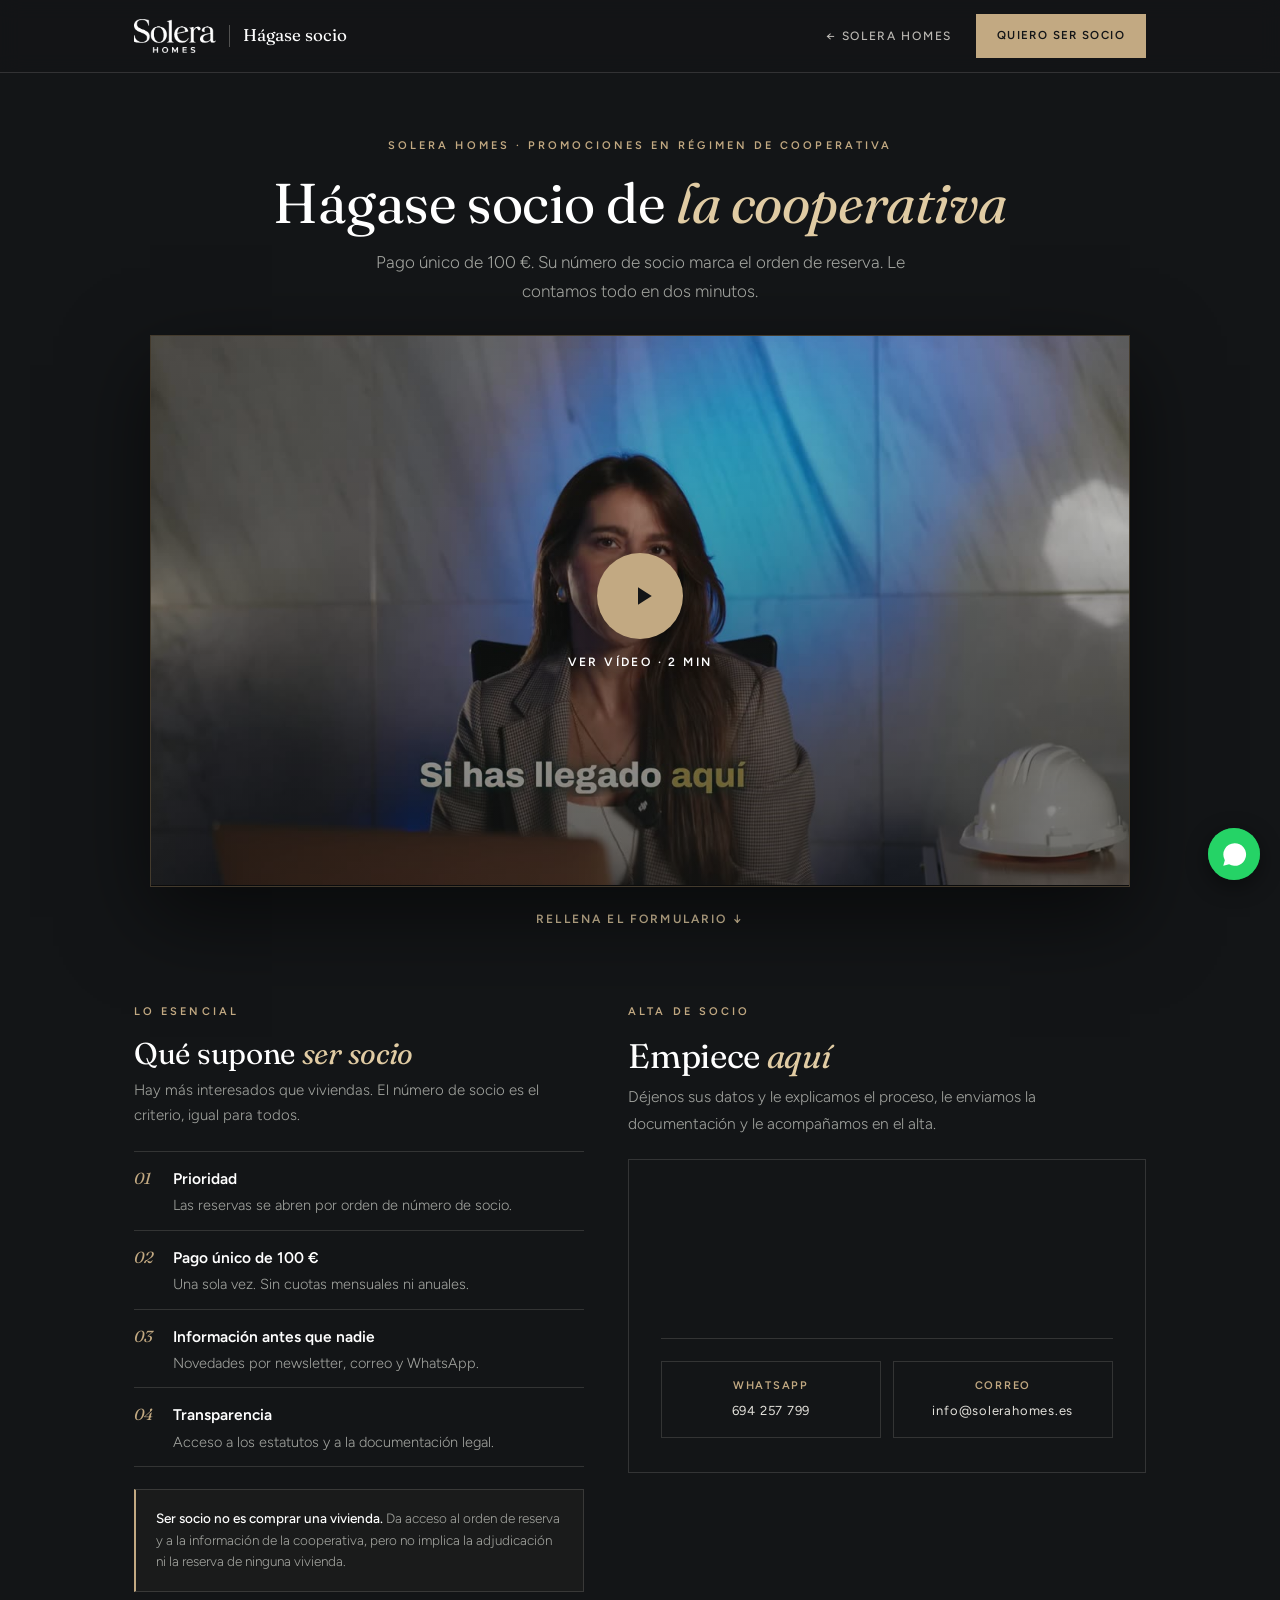
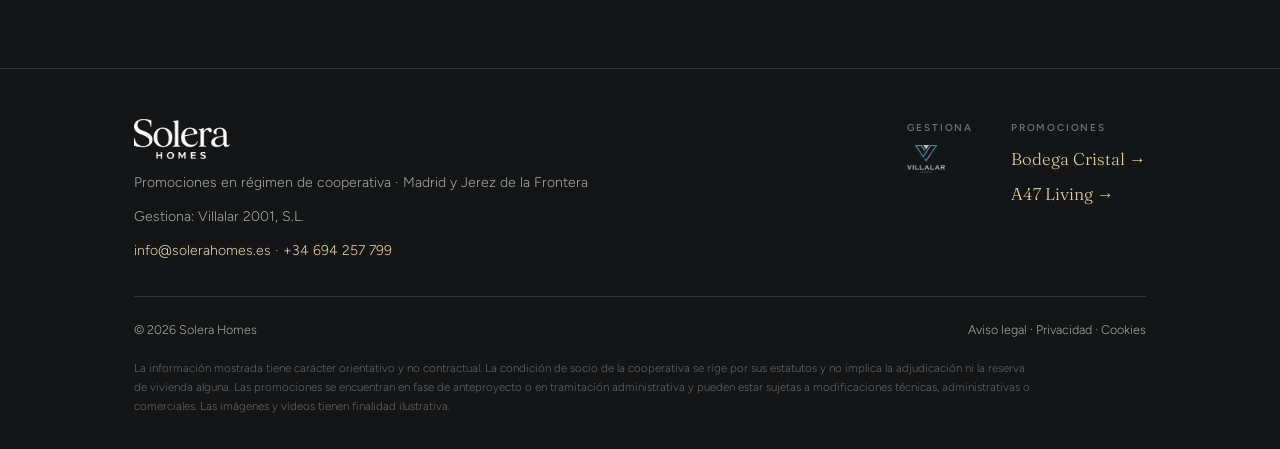
<file: socios.html>
<!DOCTYPE html>
<html lang="es">
<head>
<meta charset="UTF-8">
<meta name="viewport" content="width=device-width, initial-scale=1.0">
<title>Hágase socio de la cooperativa · Solera Homes</title>
<meta name="description" content="Hágase socio de la cooperativa con un pago único de 100 €. El número de socio marca el orden de reserva en las promociones de Solera Homes.">
<link rel="preload" as="image" href="video/poster.jpg">
<link rel="preconnect" href="https://fonts.googleapis.com">
<link rel="preconnect" href="https://fonts.gstatic.com" crossorigin>
<link href="https://fonts.googleapis.com/css2?family=Fraunces:ital,opsz,wght@0,9..144,300;0,9..144,400;1,9..144,400&family=Figtree:wght@300;400;500;600&display=swap" rel="stylesheet">
<style>
:root{
  --negro:#131517; --carbon:#1c1f22; --hueso:#f5f2ea; --arena:#c2a982;
  --arena-claro:#e0cba3; --gris:#a3a5a0; --linea:rgba(245,242,234,.14);
  --display:'Fraunces',Georgia,serif; --body:'Figtree','Helvetica Neue',Arial,sans-serif;
}
*{margin:0;padding:0;box-sizing:border-box}
html{scroll-behavior:smooth}
@media(prefers-reduced-motion:reduce){html{scroll-behavior:auto}}
body{font-family:var(--body);color:var(--hueso);background:var(--negro);
  line-height:1.7;font-size:16.5px;-webkit-font-smoothing:antialiased;overflow-x:hidden}
h1,h2,h3{font-family:var(--display);font-weight:400;line-height:1.15;letter-spacing:-.01em;color:#fff}
h1 em,h2 em{font-style:italic;color:var(--arena-claro)}
a{color:inherit;text-decoration:none}
img{max-width:100%;display:block}
.wrap{max-width:1060px;margin:0 auto;padding:0 24px}
@media(max-width:400px){.wrap{padding:0 18px}}
section{padding:84px 0}
@media(max-width:760px){section{padding:56px 0}}
.kicker{display:inline-block;font-size:11px;letter-spacing:.28em;text-transform:uppercase;
  color:var(--arena);font-weight:600;margin-bottom:16px}
.head{max-width:680px;margin:0 auto 48px;text-align:center}
.head h2{font-size:clamp(29px,4.2vw,44px);margin-bottom:16px}
.head p{color:var(--gris);font-weight:300;font-size:17px}

/* botones */
.btn{display:inline-block;font-family:var(--body);font-size:13.5px;font-weight:600;
  letter-spacing:.12em;text-transform:uppercase;padding:17px 34px;text-align:center;
  border:1px solid transparent;cursor:pointer;transition:all .22s ease}
.btn-arena{background:var(--arena);color:var(--negro)}
.btn-arena:hover{background:var(--arena-claro)}
.btn-linea{background:transparent;color:#fff;border-color:rgba(245,242,234,.45)}
.btn-linea:hover{border-color:var(--arena);color:var(--arena-claro)}

/* nav */
.nav{position:sticky;top:0;z-index:50;background:rgba(19,21,23,.95);
  backdrop-filter:blur(10px);border-bottom:1px solid var(--linea);padding:14px 0}
.nav-in{display:flex;justify-content:space-between;align-items:center;gap:16px}
.nav-logo{height:34px;width:auto}
.nav-marca{display:flex;align-items:center;gap:13px}
.nav-marca .sep{width:1px;height:22px;background:rgba(245,242,234,.28)}
.nav-marca .nom{font-family:var(--display);font-size:17px;color:#fff}
.nav-links{display:flex;align-items:center;gap:24px}
.nav-links a.l{font-size:12px;letter-spacing:.14em;text-transform:uppercase;color:rgba(245,242,234,.75);font-weight:500}
.nav-links a.l:hover{color:var(--arena-claro)}
@media(max-width:820px){.nav-links a.l{display:none}}
.nav-btn{font-size:11.5px;letter-spacing:.12em;text-transform:uppercase;font-weight:600;
  background:var(--arena);color:var(--negro);padding:11px 20px}
@media(max-width:400px){.nav-logo{height:28px}.nav-marca .nom{font-size:14px}.nav-btn{padding:10px 14px;font-size:10.5px}}

/* hero */
.hero{position:relative;min-height:78vh;display:flex;align-items:flex-end;overflow:hidden}
@media(max-width:760px){.hero{min-height:66vh}}
.hero-bg{position:absolute;inset:0;background-size:cover;background-position:center}
.hero::after{content:"";position:absolute;inset:0;
  background:linear-gradient(180deg,rgba(19,21,23,.55) 0%,rgba(19,21,23,.35) 40%,rgba(19,21,23,.96) 100%)}
.hero-in{position:relative;z-index:2;width:100%;padding:120px 0 62px}
.hero .kicker{color:var(--arena-claro)}
.hero h1{font-size:clamp(40px,7vw,78px);margin-bottom:18px;color:#fff;
  text-shadow:0 2px 26px rgba(0,0,0,.6)}
.hero p{max-width:520px;font-size:17px;font-weight:300;color:#e8e6e0;margin-bottom:30px}
.hero-btns{display:flex;gap:13px;flex-wrap:wrap}
@media(max-width:520px){.hero-btns{flex-direction:column}.hero-btns .btn{width:100%}}

/* cifras */
.cifras{padding:0;background:var(--carbon)}
.cifras-grid{display:grid;grid-template-columns:repeat(4,1fr)}
@media(max-width:820px){.cifras-grid{grid-template-columns:repeat(2,1fr)}}
.cifra{padding:38px 16px;text-align:center;border-right:1px solid var(--linea);border-bottom:1px solid var(--linea)}
.cifra:last-child{border-right:none}
@media(max-width:820px){.cifra:nth-child(2n){border-right:none}}
.cifra b{display:block;font-family:var(--display);font-size:clamp(30px,4.4vw,44px);
  font-weight:300;color:var(--arena-claro);line-height:1}
.cifra span{display:block;margin-top:9px;font-size:11px;letter-spacing:.16em;
  text-transform:uppercase;color:var(--gris)}

/* texto en dos columnas */
.dos{display:grid;grid-template-columns:1fr 1fr;gap:56px;align-items:center}
@media(max-width:880px){.dos{grid-template-columns:1fr;gap:32px}}
.dos-img{min-height:420px;background-size:cover;background-position:center}
@media(max-width:880px){.dos-img{min-height:260px}}
.txt h2{font-size:clamp(27px,3.6vw,40px);margin-bottom:18px}
.txt p{color:var(--gris);font-weight:300;margin-bottom:14px}
.txt p strong{color:#fff;font-weight:500}

/* lista de puntos */
.puntos{list-style:none;margin-top:22px}
.puntos li{padding:15px 0;border-bottom:1px solid var(--linea);display:flex;gap:15px;align-items:baseline}
.puntos li:first-child{border-top:1px solid var(--linea)}
.puntos b{display:block;font-weight:600;font-size:15.5px;color:#fff;margin-bottom:2px}
.puntos p{color:var(--gris);font-size:14.5px;font-weight:300;margin:0;line-height:1.55}
.puntos .n{font-family:var(--display);font-style:italic;color:var(--arena);font-size:16px;
  flex-shrink:0;min-width:24px}

/* tabla de precios */
.tabla-wrap{overflow-x:auto;-webkit-overflow-scrolling:touch;border:1px solid var(--linea)}
table{width:100%;border-collapse:collapse;min-width:520px}
th{background:var(--carbon);font-size:10.5px;letter-spacing:.16em;text-transform:uppercase;
  color:var(--arena);font-weight:600;padding:16px 18px;text-align:left;white-space:nowrap}
th.d,td.d{text-align:right}
td{padding:16px 18px;border-top:1px solid var(--linea);font-size:15.5px;font-weight:300;color:#e2e0da}
td.nom{font-family:var(--display);font-size:18px;color:#fff;white-space:nowrap}
td.pre{font-family:var(--display);font-size:18px;color:var(--arena-claro);white-space:nowrap}
tr:nth-child(even) td{background:rgba(245,242,234,.02)}
.tabla-nota{margin-top:16px;font-size:12.5px;color:rgba(245,242,234,.5);font-weight:300;line-height:1.6}
.tabla-nota strong{color:var(--arena-claro);font-weight:500}
.scroll-avi{display:none;font-size:11.5px;color:var(--gris);margin-bottom:10px;letter-spacing:.06em}
@media(max-width:660px){.scroll-avi{display:block}}

/* galería */
.gal{display:grid;grid-template-columns:repeat(3,1fr);gap:14px}
@media(max-width:760px){.gal{grid-template-columns:1fr}}
.gal div{height:210px;background-size:cover;background-position:center;border:1px solid var(--linea)}
.gal-nota{text-align:center;margin-top:14px;font-size:12px;color:rgba(245,242,234,.45);font-weight:300}

/* promociones (home) */
.promos{display:grid;grid-template-columns:1fr 1fr;gap:22px}
@media(max-width:860px){.promos{grid-template-columns:1fr}}
.promo{position:relative;overflow:hidden;min-height:470px;display:flex;align-items:flex-end;
  border:1px solid var(--linea);transition:border-color .3s ease}
.promo:hover{border-color:rgba(194,169,130,.55)}
.promo-bg{position:absolute;inset:0;background-size:cover;background-position:center}
.promo::after{content:"";position:absolute;inset:0;
  background:linear-gradient(180deg,rgba(19,21,23,.2) 0%,rgba(19,21,23,.6) 50%,rgba(19,21,23,.96) 100%)}
.promo-in{position:relative;z-index:2;padding:30px 28px;width:100%}
@media(max-width:400px){.promo-in{padding:24px 20px}}
.promo .lug{font-size:10.5px;letter-spacing:.22em;text-transform:uppercase;color:var(--arena);
  font-weight:600;margin-bottom:7px}
.promo h3{font-size:32px;margin-bottom:8px}
.promo p{color:rgba(245,242,234,.78);font-size:15px;font-weight:300;margin-bottom:16px}
.promo-desde{padding-top:15px;border-top:1px solid rgba(245,242,234,.2);margin-bottom:18px}
.promo-desde b{display:block;font-family:var(--display);font-size:24px;color:var(--arena-claro)}
.promo-desde span{font-size:11px;letter-spacing:.12em;text-transform:uppercase;color:var(--gris)}
.promo-link{font-size:12px;letter-spacing:.14em;text-transform:uppercase;font-weight:600;
  border-bottom:1px solid var(--arena);padding-bottom:5px;display:inline-block}

/* cita */
.cita{background:var(--carbon);padding:70px 0;text-align:center}
.cita p{font-family:var(--display);font-style:italic;font-size:clamp(20px,3vw,30px);
  max-width:760px;margin:0 auto;color:var(--arena-claro)}

/* contacto */
.contacto{background:var(--carbon)}
.form-box{max-width:680px;margin:0 auto;background:var(--negro);border:1px solid var(--linea);padding:34px 32px}
@media(max-width:560px){.form-box{padding:22px 16px}}
.form-box .cl-wrap{width:100%;min-height:120px}
.form-box iframe{width:100%!important;max-width:100%;border:0;display:block;min-height:640px}
.otras{margin-top:24px;padding-top:22px;border-top:1px solid var(--linea);
  display:flex;gap:12px;flex-wrap:wrap;justify-content:center}
.otras a{flex:1;min-width:200px;text-align:center;font-size:13px;letter-spacing:.06em;
  padding:15px 18px;border:1px solid var(--linea);color:#e2e0da;transition:all .2s ease}
.otras a:hover{border-color:var(--arena);color:var(--arena-claro)}
.otras a b{display:block;font-size:11px;letter-spacing:.16em;text-transform:uppercase;
  color:var(--arena);margin-bottom:4px;font-weight:600}
.cl-fallback{font-size:14px;color:rgba(245,242,234,.7)}
.cl-fallback a{color:var(--arena-claro);text-decoration:underline}

/* footer */
footer{border-top:1px solid var(--linea);padding:50px 0 34px;font-size:14px;font-weight:300;color:var(--gris)}
.foot-top{display:flex;justify-content:space-between;gap:34px;flex-wrap:wrap;margin-bottom:34px}
.foot-logo{height:40px;width:auto;margin-bottom:12px}
.foot-top a{color:var(--arena-claro)}
.rol span{display:block;font-size:10px;letter-spacing:.18em;text-transform:uppercase;
  color:rgba(245,242,234,.4);margin-bottom:9px;font-weight:600}
.rol img{height:28px;width:auto}
.foot-bajo{border-top:1px solid var(--linea);padding-top:22px;display:flex;
  justify-content:space-between;gap:16px;flex-wrap:wrap;font-size:12.5px}
.legal{margin-top:18px;font-size:11.5px;color:rgba(245,242,234,.35);line-height:1.65;max-width:900px}

/* whatsapp */
.wa{position:fixed;bottom:20px;right:20px;z-index:60;width:52px;height:52px;border-radius:50%;
  background:#25D366;display:flex;align-items:center;justify-content:center;box-shadow:0 6px 22px rgba(0,0,0,.45)}
.wa svg{width:27px;height:27px;fill:#fff}

.hero-in{padding-left:24px;padding-right:24px}
@media(max-width:400px){.hero-in{padding-left:18px;padding-right:18px}}

/* ═══════════════ ANIMACIONES ═══════════════ */

/* barra de progreso de lectura */
#progreso-scroll{position:fixed;top:0;left:0;height:2px;width:0;z-index:100;
  background:linear-gradient(90deg,var(--arena),var(--arena-claro));
  transition:width .1s linear;pointer-events:none}

/* nav: se compacta al bajar */
.nav{transition:padding .35s ease, background .35s ease, box-shadow .35s ease}
.nav.mini{padding:9px 0;box-shadow:0 6px 30px rgba(0,0,0,.45)}
.nav.mini .nav-logo{height:28px;transition:height .35s ease}
.nav-logo{transition:height .35s ease}

/* ── entrada por scroll ── */
[data-anim]{opacity:0;will-change:opacity,transform}
[data-anim="up"]{transform:translateY(38px)}
[data-anim="left"]{transform:translateX(-46px)}
[data-anim="right"]{transform:translateX(46px)}
[data-anim="zoom"]{transform:scale(.94)}
[data-anim="blur"]{filter:blur(9px);transform:translateY(20px)}
[data-anim].visto{opacity:1;transform:none;filter:none;
  transition:opacity .85s cubic-bezier(.22,.61,.36,1),
             transform .85s cubic-bezier(.22,.61,.36,1),
             filter .85s ease}

/* ── hero: entrada escalonada al cargar ── */
.hero-in > *{opacity:0;transform:translateY(30px);
  animation:heroIn 1s cubic-bezier(.22,.61,.36,1) forwards}
.hero-in > *:nth-child(1){animation-delay:.15s}
.hero-in > *:nth-child(2){animation-delay:.3s}
.hero-in > *:nth-child(3){animation-delay:.45s}
.hero-in > *:nth-child(4){animation-delay:.6s}
@keyframes heroIn{to{opacity:1;transform:none}}

/* hero: zoom lento continuo + parallax */
.hero-bg{animation:heroZoom 20s ease-out forwards;transform-origin:center 60%}
@keyframes heroZoom{from{transform:scale(1.14)}to{transform:scale(1.02)}}
.hero-bg.px{animation:none}

/* indicador de scroll en el hero */
.scroll-ind{position:absolute;bottom:24px;left:50%;transform:translateX(-50%);z-index:3;
  width:22px;height:36px;border:1px solid rgba(245,242,234,.45);border-radius:12px;
  opacity:0;animation:heroIn .8s ease 1.2s forwards}
.scroll-ind::after{content:"";position:absolute;top:7px;left:50%;margin-left:-2px;
  width:4px;height:7px;border-radius:2px;background:var(--arena-claro);
  animation:scrollPunto 1.9s ease-in-out infinite}
@keyframes scrollPunto{0%{transform:translateY(0);opacity:1}
  70%{transform:translateY(13px);opacity:0}100%{transform:translateY(0);opacity:0}}
@media(max-width:760px){.scroll-ind{display:none}}

/* ── cifras: contador + línea que crece ── */
.cifra{position:relative;overflow:hidden}
.cifra::after{content:"";position:absolute;left:0;bottom:-1px;width:0;height:2px;
  background:var(--arena);transition:width .9s cubic-bezier(.22,.61,.36,1) .25s}
.cifra.visto::after{width:100%}
.cifra b{transition:color .4s ease}
.cifra:hover b{color:#fff}

/* ── subrayado animado en titulares ── */
h2 em{position:relative;display:inline-block}
h2 em::after{content:"";position:absolute;left:0;bottom:-4px;width:0;height:1px;
  background:var(--arena);transition:width 1s cubic-bezier(.22,.61,.36,1) .5s}
.visto h2 em::after, h2.visto em::after{width:100%}

/* ── lista de puntos: aparece escalonada ── */
.puntos li{opacity:0;transform:translateX(-22px);
  transition:opacity .6s ease, transform .6s cubic-bezier(.22,.61,.36,1)}
.puntos li.visto{opacity:1;transform:none}
.puntos li .n{transition:color .3s ease, transform .3s ease}
.puntos li:hover .n{color:var(--arena-claro);transform:scale(1.25)}
.puntos li{transition:border-color .3s ease}
.puntos li:hover{border-bottom-color:rgba(194,169,130,.5)}

/* ── imágenes: zoom suave al pasar ── */
.dos-img{overflow:hidden;position:relative}
.dos-img::after{content:"";position:absolute;inset:0;background:inherit;
  background-size:cover;background-position:center;transition:transform 1.2s cubic-bezier(.22,.61,.36,1)}
.dos-img:hover{transform:none}

/* ── tarjetas de promoción ── */
.promo{transition:transform .5s cubic-bezier(.22,.61,.36,1), border-color .4s ease,
  box-shadow .5s ease}
.promo:hover{transform:translateY(-6px);box-shadow:0 22px 60px rgba(0,0,0,.5)}
.promo-bg{transition:transform 1.1s cubic-bezier(.22,.61,.36,1)}
.promo:hover .promo-bg{transform:scale(1.07)}
.promo-link{position:relative;transition:color .3s ease}
.promo-link::after{content:" →";opacity:0;margin-left:0;
  transition:opacity .35s ease, margin-left .35s ease;display:inline-block}
.promo:hover .promo-link{color:var(--arena-claro)}
.promo:hover .promo-link::after{opacity:1;margin-left:6px}
.promo-desde b{transition:transform .4s ease}
.promo:hover .promo-desde b{transform:translateX(4px)}

/* ── galería ── */
.gal div{overflow:hidden;transition:transform .5s cubic-bezier(.22,.61,.36,1),
  box-shadow .5s ease, border-color .4s ease}
.gal div:hover{transform:scale(1.03);border-color:rgba(194,169,130,.55);
  box-shadow:0 16px 40px rgba(0,0,0,.4);z-index:2;position:relative}

/* ── tabla: filas escalonadas + resalte ── */
tbody tr{opacity:0;transform:translateY(14px);
  transition:opacity .5s ease, transform .5s cubic-bezier(.22,.61,.36,1), background .3s ease}
tbody tr.visto{opacity:1;transform:none}
tbody tr:hover td{background:rgba(194,169,130,.09)}
tbody tr:hover td.pre{color:#fff}
td.pre{transition:color .3s ease}

/* ── cita ── */
.cita p{position:relative}
.cita::before{content:"";position:absolute;left:50%;top:34px;transform:translateX(-50%);
  width:0;height:1px;background:var(--arena);transition:width 1s ease .3s}
.cita.visto::before{width:56px}

/* ── botones ── */
.btn{position:relative;overflow:hidden}
.btn::before{content:"";position:absolute;inset:0;background:currentColor;opacity:0;
  transform:translateY(100%);transition:transform .4s cubic-bezier(.22,.61,.36,1), opacity .4s ease}
.btn:hover::before{opacity:.07;transform:translateY(0)}
.btn-arena{transition:background .25s ease, transform .25s ease, box-shadow .3s ease}
.btn-arena:hover{transform:translateY(-2px);box-shadow:0 10px 26px rgba(194,169,130,.3)}
.btn-linea:hover{transform:translateY(-2px)}
.nav-btn{transition:background .25s ease, transform .25s ease}
.nav-btn:hover{transform:translateY(-1px)}

/* ── enlaces del bloque de contacto ── */
.otras a{transition:all .3s cubic-bezier(.22,.61,.36,1)}
.otras a:hover{transform:translateY(-3px);background:rgba(194,169,130,.07)}

/* ── whatsapp: latido suave ── */
.wa{transition:transform .3s cubic-bezier(.34,1.56,.64,1), box-shadow .3s ease}
.wa:hover{transform:scale(1.12) rotate(-4deg);box-shadow:0 10px 34px rgba(37,211,102,.45)}
.wa::before{content:"";position:absolute;inset:0;border-radius:50%;background:#25D366;
  opacity:.55;animation:pulso 2.6s ease-out infinite;z-index:-1}
@keyframes pulso{0%{transform:scale(1);opacity:.5}70%{transform:scale(1.55);opacity:0}
  100%{transform:scale(1.55);opacity:0}}

/* ── logos del pie ── */
.rol img{transition:opacity .3s ease, transform .3s ease;opacity:.75}
.rol img:hover{opacity:1;transform:scale(1.05)}

/* respeta la preferencia del sistema */
@media(prefers-reduced-motion:reduce){
  *,*::before,*::after{animation:none!important;transition:none!important}
  [data-anim],.puntos li,tbody tr,.hero-in > *{opacity:1!important;transform:none!important;filter:none!important}
  .cifra::after{width:100%}
  h2 em::after{width:100%}
}


/* el desplazamiento lateral de las animaciones no debe generar scroll horizontal */
body{overflow-x:hidden}
section{overflow-x:clip}
@media(max-width:900px){
  [data-anim="left"]{transform:translateY(30px)}
  [data-anim="right"]{transform:translateY(30px)}
}


/* ── cabecera compacta + vídeo ── */
.intro{padding:56px 0 0;text-align:center}
@media(max-width:760px){.intro{padding:34px 0 0}}
.intro h1{font-size:clamp(32px,5.4vw,56px);margin-bottom:12px}
.intro h1 em{font-style:italic;color:var(--arena-claro)}
.intro p.sub{color:var(--gris);font-weight:300;font-size:17px;max-width:600px;margin:0 auto 30px}
@media(max-width:760px){.intro p.sub{font-size:15.5px;margin-bottom:22px}}

.vsl{position:relative;max-width:980px;margin:0 auto;aspect-ratio:16/9;background:#000;
  border:1px solid rgba(194,169,130,.35);box-shadow:0 30px 80px rgba(0,0,0,.55);overflow:hidden}
.vsl video{position:absolute;inset:0;width:100%;height:100%;object-fit:cover;display:block;background:#000}
.vsl-play{position:absolute;inset:0;display:flex;flex-direction:column;align-items:center;justify-content:center;
  gap:16px;background:linear-gradient(180deg,rgba(19,21,23,.15),rgba(19,21,23,.55));
  border:0;cursor:pointer;color:#fff;font-family:var(--body);transition:opacity .35s ease}
.vsl-play .circ{width:86px;height:86px;border-radius:50%;background:var(--arena);
  display:flex;align-items:center;justify-content:center;box-shadow:0 10px 40px rgba(0,0,0,.45);
  transition:transform .3s cubic-bezier(.34,1.56,.64,1)}
.vsl-play:hover .circ{transform:scale(1.08)}
.vsl-play .circ svg{width:30px;height:30px;fill:var(--negro);margin-left:5px}
.vsl-play .lbl{font-size:12px;letter-spacing:.2em;text-transform:uppercase;font-weight:600;
  text-shadow:0 2px 12px rgba(0,0,0,.7)}
.vsl.reproduciendo .vsl-play{opacity:0;pointer-events:none}
@media(max-width:560px){.vsl-play .circ{width:68px;height:68px}.vsl-play .circ svg{width:24px;height:24px}}
.vsl-wrap{padding:0 24px}
@media(max-width:400px){.vsl-wrap{padding:0 12px}}

/* ── formulario + esencial en dos columnas ── */
.alta{padding:64px 0 76px}
@media(max-width:760px){.alta{padding:44px 0 56px}}
.alta-grid{display:grid;grid-template-columns:1fr 1.15fr;gap:44px;align-items:start}
@media(max-width:900px){.alta-grid{grid-template-columns:1fr;gap:34px}
  .alta-form{order:-1}}
.alta-form h2{font-size:clamp(25px,3.2vw,34px);margin-bottom:8px}
.alta-form > p{color:var(--gris);font-weight:300;font-size:15.5px;margin-bottom:22px}
.alta-form .form-box{max-width:none;margin:0}

@media(min-width:901px){.esencial{position:sticky;top:96px}}
.esencial h2{font-size:clamp(23px,2.8vw,30px);margin-bottom:6px}
.esencial > p{color:var(--gris);font-weight:300;font-size:15px;margin-bottom:6px}
.esencial .puntos li{padding:13px 0}
.nota-caja{border:1px solid var(--linea);border-left:2px solid var(--arena);
  padding:18px 20px;background:rgba(194,169,130,.04);margin-top:22px}
.nota-caja p{font-size:13.5px;color:var(--gris);font-weight:300;margin:0;line-height:1.6}
.nota-caja strong{color:#fff;font-weight:500}

.flecha{display:inline-block;margin-top:22px;font-size:12px;letter-spacing:.18em;
  text-transform:uppercase;font-weight:600;color:var(--arena-claro)}
.flecha span{display:inline-block;animation:baja 1.8s ease-in-out infinite}
@keyframes baja{0%,100%{transform:translateY(0)}50%{transform:translateY(5px)}}

@media(max-width:470px){.nav-marca .sep,.nav-marca .nom{display:none}}
</style>
</head>
<body>

<header class="nav"><div class="wrap nav-in">
  <div class="nav-marca">
    <a href="index.html"><img class="nav-logo" src="[data-uri]" alt="Solera Homes"></a>
    <span class="sep"></span><span class="nom">Hágase socio</span>
  </div>
  <nav class="nav-links">
    <a class="l" href="index.html">← Solera Homes</a>
    <a class="btn nav-btn" href="#contacto">Quiero ser socio</a>
  </nav>
</div></header>

<section class="intro">
  <div class="wrap">
    <span class="kicker">Solera Homes · Promociones en régimen de cooperativa</span>
    <h1>Hágase socio de <em>la cooperativa</em></h1>
    <p class="sub">Pago único de 100 €. Su número de socio marca el orden de reserva. Le contamos todo en dos minutos.</p>
  </div>
  <div class="vsl-wrap">
    <div class="vsl" id="vsl">
      <video preload="metadata" playsinline poster="video/poster.jpg">
        <source src="video/hazte-socio.mp4" type="video/mp4">
      </video>
      <button class="vsl-play" type="button" aria-label="Reproducir vídeo">
        <span class="circ"><svg viewBox="0 0 24 24"><path d="M8 5v14l11-7z"/></svg></span>
        <span class="lbl">Ver vídeo · 2 min</span>
      </button>
    </div>
  </div>
  <div class="wrap" style="text-align:center">
    <a class="flecha" href="#contacto">Rellena el formulario <span>↓</span></a>
  </div>
</section>

<section class="alta" id="contacto">
  <div class="wrap alta-grid">

    <div class="esencial">
      <span class="kicker">Lo esencial</span>
      <h2>Qué supone <em>ser socio</em></h2>
      <p>Hay más interesados que viviendas. El número de socio es el criterio, igual para todos.</p>
      <ul class="puntos">
        <li><span class="n">01</span><div><b>Prioridad</b><p>Las reservas se abren por orden de número de socio.</p></div></li>
        <li><span class="n">02</span><div><b>Pago único de 100 €</b><p>Una sola vez. Sin cuotas mensuales ni anuales.</p></div></li>
        <li><span class="n">03</span><div><b>Información antes que nadie</b><p>Novedades por newsletter, correo y WhatsApp.</p></div></li>
        <li><span class="n">04</span><div><b>Transparencia</b><p>Acceso a los estatutos y a la documentación legal.</p></div></li>
      </ul>
      <div class="nota-caja">
        <p><strong>Ser socio no es comprar una vivienda.</strong> Da acceso al orden de reserva y a la información de la cooperativa, pero no implica la adjudicación ni la reserva de ninguna vivienda.</p>
      </div>
    </div>

    <div class="alta-form">
      <span class="kicker">Alta de socio</span>
      <h2>Empiece <em>aquí</em></h2>
      <p>Déjenos sus datos y le explicamos el proceso, le enviamos la documentación y le acompañamos en el alta.</p>
      <div class="form-box">
        <div class="cl-wrap" id="clWrap">
          <script type="text/javascript" src="https://api.clientify.net/web-marketing/superforms/script/308073.js"></script>
          <noscript><p class="cl-fallback">Activa JavaScript para ver el formulario, o escríbenos a <a href="mailto:info@solerahomes.es">info@solerahomes.es</a></p></noscript>
        </div>
        <div class="otras">
          <a href="https://wa.me/34694257799?text=Hola%20%F0%9F%91%8B%0A%0AHe%20visto%20vuestro%20proyecto%20%F0%9F%8F%A1%E2%9C%A8%20y%20me%20gustar%C3%ADa%20recibir%20m%C3%A1s%20informaci%C3%B3n%20%F0%9F%98%8A" target="_blank" rel="noopener"><b>WhatsApp</b>694 257 799</a>
          <a href="mailto:info@solerahomes.es"><b>Correo</b>info@solerahomes.es</a>
        </div>
      </div>
    </div>

  </div>
</section>

<footer><div class="wrap">
  <div class="foot-top">
    <div>
      <a href="index.html"><img class="foot-logo" src="[data-uri]" alt="Solera Homes"></a>
      <p>Promociones en régimen de cooperativa · Madrid y Jerez de la Frontera</p>
      <p style="margin-top:10px">Gestiona: Villalar 2001, S.L.</p>
      <p style="margin-top:10px"><a href="mailto:info@solerahomes.es">info@solerahomes.es</a> · <a href="tel:+34694257799">+34 694 257 799</a></p>
    </div>
    <div style="display:flex;gap:38px;flex-wrap:wrap">
      <div class="rol"><span>Gestiona</span><img src="[data-uri]" alt="Villalar Gestora"></div>
      <div class="rol"><span>Promociones</span>
        <a href="bodega-cristal.html" style="font-family:var(--display);font-size:17px;display:block">Bodega Cristal →</a>
        <a href="a47-living.html" style="font-family:var(--display);font-size:17px;display:block;margin-top:6px">A47 Living →</a>
      </div>
    </div>
  </div>
  <div class="foot-bajo">
    <p>© 2026 Solera Homes</p>
    <p><a href="/legal">Aviso legal</a> · <a href="/privacidad">Privacidad</a> · <a href="/cookies">Cookies</a></p>
  </div>
  <p class="legal">La información mostrada tiene carácter orientativo y no contractual. La condición de socio de la cooperativa se rige por sus estatutos y no implica la adjudicación ni la reserva de vivienda alguna. Las promociones se encuentran en fase de anteproyecto o en tramitación administrativa y pueden estar sujetas a modificaciones técnicas, administrativas o comerciales. Las imágenes y vídeos tienen finalidad ilustrativa.</p>
</div></footer>

<a class="wa" href="https://wa.me/34694257799?text=Hola%20%F0%9F%91%8B%0A%0AHe%20visto%20vuestro%20proyecto%20%F0%9F%8F%A1%E2%9C%A8%20y%20me%20gustar%C3%ADa%20recibir%20m%C3%A1s%20informaci%C3%B3n%20%F0%9F%98%8A" target="_blank" rel="noopener" aria-label="WhatsApp">
  <svg viewBox="0 0 24 24"><path d="M17.5 14.4c-.3-.2-1.7-.9-2-1-.3-.1-.5-.1-.7.2-.2.3-.7 1-.9 1.2-.2.2-.3.2-.6.1-.3-.2-1.2-.5-2.3-1.4-.9-.8-1.4-1.7-1.6-2-.2-.3 0-.5.1-.6l.5-.5c.1-.2.2-.3.3-.5 0-.2 0-.4 0-.5 0-.2-.7-1.6-.9-2.2-.2-.6-.5-.5-.7-.5h-.6c-.2 0-.5.1-.8.4-.3.3-1 1-1 2.5s1.1 2.9 1.2 3.1c.2.2 2.1 3.2 5.1 4.5.7.3 1.3.5 1.7.6.7.2 1.4.2 1.9.1.6-.1 1.7-.7 2-1.4.2-.7.2-1.2.2-1.4-.1-.1-.3-.2-.6-.3M12 2a10 10 0 0 0-8.6 15L2 22l5.2-1.4A10 10 0 1 0 12 2"/></svg>
</a>

<script>
/* autorrelleno del navegador en el formulario de Clientify */
(function(){
  const mapa = [[/nombre|first.?name/i,'given-name'],[/apellid|last.?name|surname/i,'family-name'],
    [/mail/i,'email'],[/tel|phone|movil|móvil/i,'tel'],[/empresa|company/i,'organization'],
    [/ciudad|city/i,'address-level2'],[/postal|zip/i,'postal-code']];
  function activa(){
    const r = document.getElementById('clWrap');
    if(!r) return;
    r.querySelectorAll('form').forEach(f=> f.setAttribute('autocomplete','on'));
    r.querySelectorAll('input, textarea').forEach(c=>{
      if(['hidden','checkbox','radio'].includes(c.type)) return;
      const p = [c.name,c.id,c.placeholder,c.getAttribute('aria-label')].filter(Boolean).join(' ');
      for(const [re,v] of mapa){
        if(re.test(p)){
          c.setAttribute('autocomplete', v);
          if(v==='email' && c.type==='text') c.type='email';
          if(v==='tel' && c.type==='text') c.type='tel';
          break;
        }
      }
    });
  }
  let n = 0;
  const t = setInterval(()=>{ activa(); if(++n > 16) clearInterval(t); }, 500);
})();

/* ═══════════════ ANIMACIONES ═══════════════ */
(function(){
  const reduce = matchMedia('(prefers-reduced-motion: reduce)').matches;

  /* --- barra de progreso de lectura --- */
  const barra = document.createElement('div');
  barra.id = 'progreso-scroll';
  document.body.appendChild(barra);

  /* --- indicador de scroll en el hero --- */
  const hero = document.querySelector('.hero');
  if(hero && !reduce){
    const ind = document.createElement('span');
    ind.className = 'scroll-ind';
    hero.appendChild(ind);
  }

  /* --- asignar animaciones automáticamente --- */
  const asigna = (sel, tipo) => document.querySelectorAll(sel).forEach(el=>{
    if(!el.closest('.hero')) el.setAttribute('data-anim', tipo);
  });
  asigna('.head', 'up');
  asigna('.txt', 'left');
  asigna('.dos-img', 'right');
  asigna('.promo', 'up');
  asigna('.gal div', 'zoom');
  asigna('.tabla-wrap', 'up');
  asigna('.tabla-nota', 'up');
  asigna('.cifra', 'up');
  asigna('.cita', 'blur');
  asigna('.form-box', 'up');
  asigna('.otras', 'up');
  asigna('section > .wrap > h2, .txt h2', 'up');

  /* --- contador numérico --- */
  function cuenta(el){
    const txt = el.textContent.trim();
    const m = txt.match(/^([^\d]*)([\d.,]+)([^\d]*)$/);
    if(!m) return;
    const bruto = m[2];
    /* solo números simples: 48, 100, 3.000, 6 */
    if(!/^\d{1,3}(\.\d{3})*$/.test(bruto) && !/^\d+$/.test(bruto)) return;
    const destino = parseInt(bruto.replace(/\./g,''), 10);
    if(isNaN(destino) || destino === 0) return;
    const dur = 1100, ini = performance.now();
    const sep = n => n.toString().replace(/\B(?=(\d{3})+(?!\d))/g, '.');
    function paso(t){
      const p = Math.min((t - ini) / dur, 1);
      const e = 1 - Math.pow(1 - p, 3);          /* easing suave al final */
      el.textContent = m[1] + sep(Math.round(destino * e)) + m[3];
      if(p < 1) requestAnimationFrame(paso);
    }
    requestAnimationFrame(paso);
  }

  /* --- observador único --- */
  const obs = new IntersectionObserver(es=>{
    es.forEach(e=>{
      if(!e.isIntersecting) return;
      const el = e.target;
      el.classList.add('visto');

      /* elementos hijos escalonados */
      if(el.classList.contains('cifra')){
        const b = el.querySelector('b');
        if(b && !reduce) cuenta(b);
      }
      if(el.tagName === 'UL' && el.classList.contains('puntos')){
        [...el.children].forEach((li,i)=> setTimeout(()=>li.classList.add('visto'), i*110));
      }
      if(el.classList.contains('tabla-wrap')){
        el.querySelectorAll('tbody tr').forEach((tr,i)=> setTimeout(()=>tr.classList.add('visto'), 200 + i*90));
      }
      obs.unobserve(el);
    });
  }, {threshold:.14, rootMargin:'0px 0px -40px 0px'});

  /* retardo escalonado entre hermanos del mismo grupo */
  document.querySelectorAll('.cifras-grid, .promos, .gal').forEach(grupo=>{
    [...grupo.children].forEach((h,i)=> h.style.transitionDelay = (i*95)+'ms');
  });

  document.querySelectorAll('[data-anim], .puntos, .tabla-wrap').forEach(el=>obs.observe(el));

  /* --- scroll: barra, nav y parallax del hero --- */
  const nav = document.querySelector('.nav');
  const bg = document.querySelector('.hero-bg');
  let tick = false;
  function onScroll(){
    const y = scrollY;
    const alto = document.documentElement.scrollHeight - innerHeight;
    barra.style.width = (alto > 0 ? (y/alto)*100 : 0) + '%';
    if(nav) nav.classList.toggle('mini', y > 90);
    if(bg && !reduce && y < innerHeight){
      bg.style.transform = 'translateY(' + (y*0.28) + 'px) scale(1.06)';
      bg.classList.add('px');
    }
    tick = false;
  }
  addEventListener('scroll', ()=>{
    if(!tick){ requestAnimationFrame(onScroll); tick = true; }
  }, {passive:true});
  /* el parallax solo empieza cuando termina el zoom de entrada */
  setTimeout(()=>{ if(bg) bg.classList.add('px'); }, 2100);
  onScroll();
})();


/* reproductor del vídeo */
(function(){
  const caja = document.getElementById('vsl');
  if(!caja) return;
  const v = caja.querySelector('video'), b = caja.querySelector('.vsl-play');
  b.addEventListener('click', ()=>{ v.controls = true; v.play().catch(()=>{}); });
  v.addEventListener('play',  ()=> caja.classList.add('reproduciendo'));
  v.addEventListener('ended', ()=>{
    caja.classList.remove('reproduciendo');
    const f = document.getElementById('contacto');
    if(f) f.scrollIntoView({behavior:'smooth', block:'start'});
  });
})();
</script>
</body>
</html>
</file>
